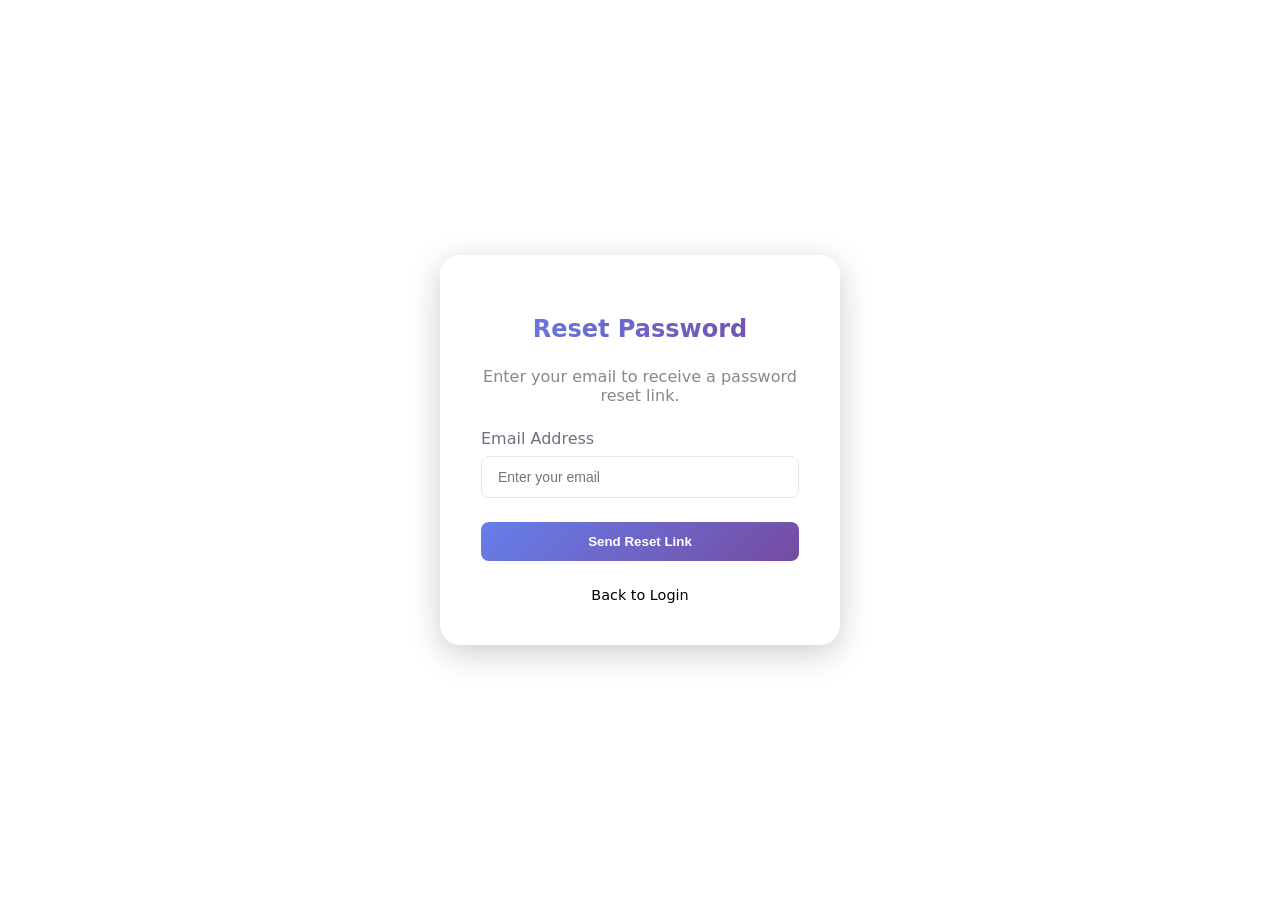
<file: frontend/forgot-password.html>
<!DOCTYPE html>
<html lang="en">

<head>
    <meta charset="UTF-8">
    <meta name="viewport" content="width=device-width, initial-scale=1.0">
    <title>Forgot Password - AnalytixAI</title>
    <link href="https://fonts.googleapis.com/css2?family=Outfit:wght@300;400;500;600;700&display=swap" rel="stylesheet">
    <link rel="stylesheet" href="style.css">
    <style>
        body {
            display: flex;
            justify-content: center;
            align-items: center;
            min-height: 100vh;
            background: var(--bg-color);
            color: var(--text-color);
        }

        .auth-container {
            background: rgba(255, 255, 255, 0.05);
            backdrop-filter: blur(10px);
            border: 1px solid rgba(255, 255, 255, 0.1);
            padding: 2.5rem;
            border-radius: 20px;
            width: 100%;
            max-width: 400px;
            box-shadow: 0 8px 32px rgba(0, 0, 0, 0.2);
        }

        h2 {
            margin-bottom: 1.5rem;
            text-align: center;
            background: linear-gradient(135deg, #667eea 0%, #764ba2 100%);
            -webkit-background-clip: text;
            background-clip: text;
            -webkit-text-fill-color: transparent;
        }

        .form-group {
            margin-bottom: 1.5rem;
        }

        .form-group label {
            display: block;
            margin-bottom: 0.5rem;
            color: var(--text-muted);
        }

        .form-control {
            width: 100%;
            padding: 12px;
            background: rgba(255, 255, 255, 0.05);
            border: 1px solid rgba(255, 255, 255, 0.1);
            border-radius: 8px;
            color: white;
            font-family: inherit;
        }

        .btn-primary {
            width: 100%;
            padding: 12px;
            background: linear-gradient(135deg, #667eea 0%, #764ba2 100%);
            border: none;
            border-radius: 8px;
            color: white;
            font-weight: 600;
            cursor: pointer;
            transition: opacity 0.2s;
        }

        .btn-primary:hover {
            opacity: 0.9;
        }

        .links {
            text-align: center;
            margin-top: 1.5rem;
        }

        .links a {
            color: var(--primary-color);
            text-decoration: none;
            font-size: 0.9rem;
        }

        .message {
            padding: 10px;
            border-radius: 5px;
            margin-bottom: 1rem;
            display: none;
            font-size: 0.9rem;
        }

        .success {
            background: rgba(40, 167, 69, 0.2);
            color: #28a745;
            border: 1px solid #28a745;
        }

        .error {
            background: rgba(220, 53, 69, 0.2);
            color: #dc3545;
            border: 1px solid #dc3545;
        }
    </style>
</head>

<body>
    <div class="auth-container">
        <h2>Reset Password</h2>
        <p style="text-align: center; color: #888; margin-bottom: 1.5rem;">
            Enter your email to receive a password reset link.
        </p>

        <div id="message-box" class="message"></div>

        <form id="forgot-form">
            <div class="form-group">
                <label>Email Address</label>
                <input type="email" id="email" class="form-control" placeholder="Enter your email" required>
            </div>

            <button type="submit" class="btn-primary" id="submit-btn">Send Reset Link</button>
        </form>

        <div class="links">
            <a href="index.html">Back to Login</a>
        </div>
    </div>

    <script>
        const API_BASE_URL = "https://analytixai.onrender.com";

        document.getElementById('forgot-form').addEventListener('submit', async (e) => {
            e.preventDefault();

            const email = document.getElementById('email').value;
            const btn = document.getElementById('submit-btn');
            const msgBox = document.getElementById('message-box');

            btn.disabled = true;
            btn.textContent = "Sending...";
            msgBox.style.display = 'none';

            try {
                const response = await fetch(`${API_BASE_URL}/auth/forgot-password`, {
                    method: 'POST',
                    headers: { 'Content-Type': 'application/json' },
                    body: JSON.stringify({ email })
                });

                const data = await response.json();

                if (response.ok) {
                    msgBox.className = 'message success';
                    msgBox.textContent = data.message;
                    msgBox.style.display = 'block';
                    document.getElementById('forgot-form').reset();
                } else {
                    msgBox.className = 'message error';
                    msgBox.textContent = data.detail || 'Failed to send reset link';
                    msgBox.style.display = 'block';
                }
            } catch (error) {
                msgBox.className = 'message error';
                msgBox.textContent = 'Server error. Please try again later.';
                msgBox.style.display = 'block';
            } finally {
                btn.disabled = false;
                btn.textContent = "Send Reset Link";
            }
        });
    </script>
</body>

</html>
</file>
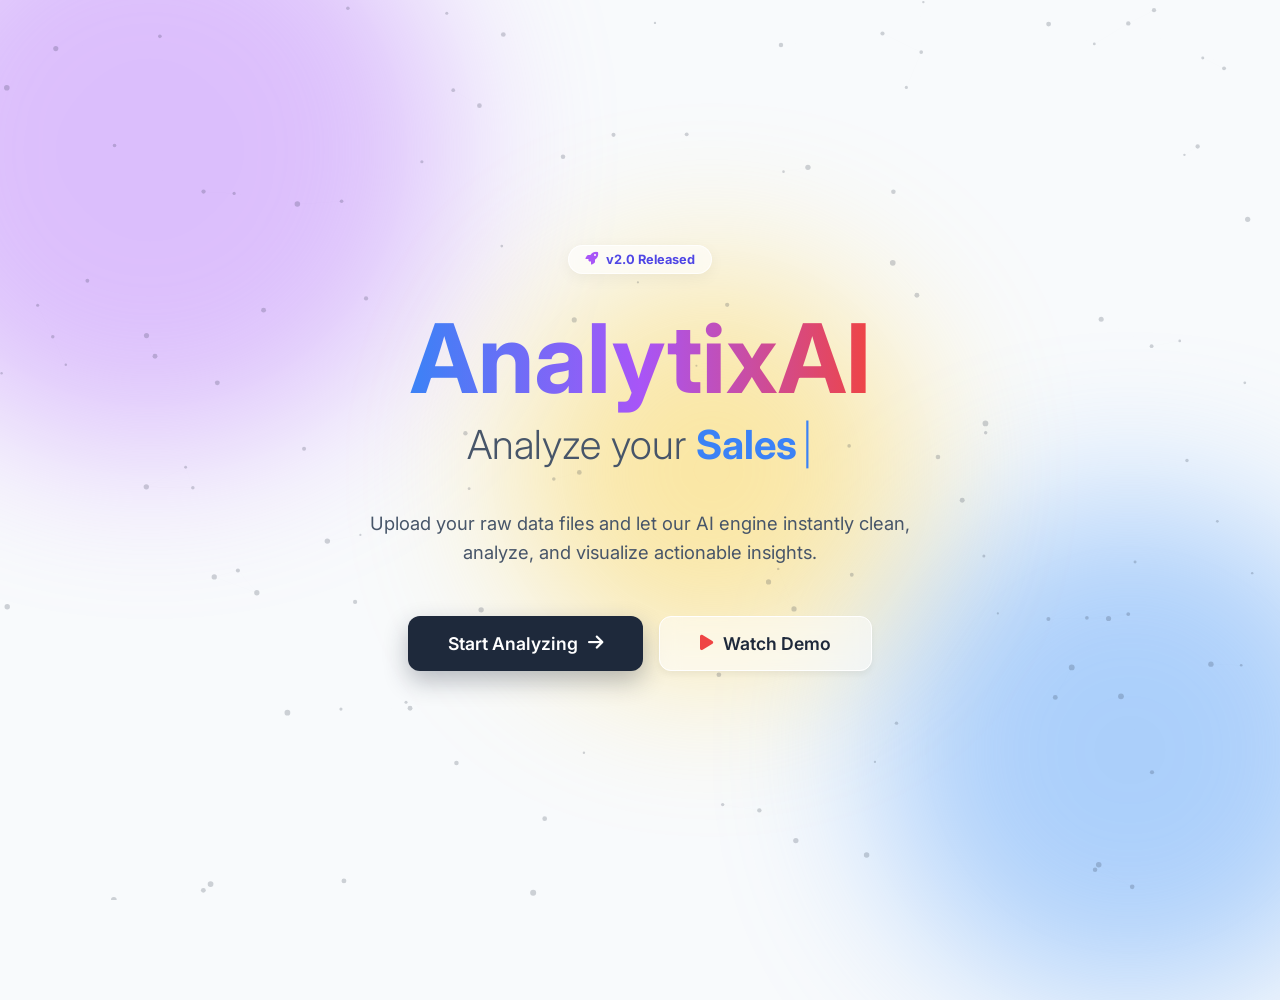
<file: frontend/landing.html>
<!DOCTYPE html>
<html lang="en">

<head>
    <meta charset="UTF-8">
    <meta name="viewport" content="width=device-width, initial-scale=1.0">
    <title>Analytix AI - Platform</title>
    <link href="https://cdnjs.cloudflare.com/ajax/libs/font-awesome/6.0.0/css/all.min.css" rel="stylesheet">
    <link href="https://fonts.googleapis.com/css2?family=Inter:wght@400;500;600;700;800&display=swap" rel="stylesheet">
    <style>
        :root {
            --bg: #f8fafc;
            --text-primary: #1e293b;
            --text-secondary: #475569;
            --primary: #3b82f6;
        }

        * {
            margin: 0;
            padding: 0;
            box-sizing: border-box;
            font-family: 'Inter', system-ui, sans-serif;
        }

        body {
            background-color: var(--bg);
            color: var(--text-primary);
            overflow: hidden;
            height: 100vh;
            display: flex;
            flex-direction: column;
        }

        /* --- BLOB BACKGROUND --- */
        .blob {
            position: absolute;
            border-radius: 50%;
            filter: blur(80px);
            z-index: 0;
            opacity: 0.5;
            animation: float 10s infinite alternate;
        }

        .blob-1 {
            width: 600px;
            height: 600px;
            background: #c084fc;
            top: -150px;
            left: -150px;
        }

        .blob-2 {
            width: 500px;
            height: 500px;
            background: #60a5fa;
            bottom: -100px;
            right: -100px;
            animation-delay: -5s;
        }

        .blob-3 {
            width: 400px;
            height: 400px;
            background: #fcd34d;
            top: 30%;
            left: 40%;
            animation-duration: 15s;
        }

        @keyframes float {
            0% {
                transform: translate(0, 0) scale(1);
            }

            100% {
                transform: translate(30px, 50px) scale(1.1);
            }
        }

        /* Canvas */
        #particles {
            position: absolute;
            top: 0;
            left: 0;
            width: 100%;
            height: 100%;
            z-index: 1;
            pointer-events: none;
        }

        /* Navbar */
        nav {
            position: relative;
            z-index: 10;
            padding: 1.5rem 4rem;
            display: flex;
            justify-content: space-between;
            align-items: center;
        }

        /* Rainbow Logo Style */
        .logo-text {
            background: linear-gradient(to right, #3B82F6, #A855F7, #EF4444, #F59E0B, #3B82F6);
            background-size: 200% auto;
            -webkit-background-clip: text;
            background-clip: text;
            -webkit-text-fill-color: transparent;
            animation: shine 3s linear infinite;
        }

        @keyframes shine {
            to {
                background-position: 200% center;
            }
        }

        .nav-links button {
            background: rgba(255, 255, 255, 0.5);
            border: 1px solid rgba(255, 255, 255, 0.8);
            color: var(--text-primary);
            padding: 0.6rem 1.2rem;
            border-radius: 6px;
            cursor: pointer;
            transition: all 0.2s;
            margin-left: 1rem;
            font-size: 0.95rem;
            font-weight: 600;
            backdrop-filter: blur(5px);
        }

        .nav-links button:hover {
            background: white;
            transform: translateY(-1px);
        }

        .nav-links .btn-primary {
            background: #1e293b;
            color: white;
            border: none;
        }

        .nav-links .btn-primary:hover {
            background: #0f172a;
        }

        /* Hero Content */
        .hero {
            position: relative;
            z-index: 10;
            flex: 1;
            display: flex;
            flex-direction: column;
            justify-content: center;
            align-items: center;
            text-align: center;
            padding: 0 2rem;
            margin-top: -2rem;
        }

        .badge {
            font-size: 0.8rem;
            color: #4f46e5;
            background: rgba(255, 255, 255, 0.6);
            border: 1px solid rgba(255, 255, 255, 0.8);
            box-shadow: 0 4px 15px rgba(0, 0, 0, 0.05);
            backdrop-filter: blur(5px);
            padding: 6px 16px;
            border-radius: 50px;
            margin-bottom: 2rem;
            font-weight: 700;
            display: inline-flex;
            align-items: center;
            gap: 8px;
        }

        /* Typing Effect Styles */
        .typing-cursor::after {
            content: '|';
            animation: blink 1s infinite;
            color: var(--primary);
            margin-left: 5px;
            font-weight: 300;
        }

        @keyframes blink {
            50% {
                opacity: 0;
            }
        }

        p {
            font-size: 1.15rem;
            color: var(--text-secondary);
            max-width: 600px;
            margin-bottom: 3rem;
            line-height: 1.6;
        }

        .cta-group {
            display: flex;
            gap: 1rem;
        }

        .cta-btn {
            padding: 1rem 2.5rem;
            font-size: 1.1rem;
            font-weight: 600;
            border-radius: 12px;
            cursor: pointer;
            transition: all 0.3s;
            border: none;
            display: flex;
            align-items: center;
            gap: 10px;
        }

        .cta-primary {
            background: #1e293b;
            color: white;
            box-shadow: 0 10px 25px rgba(30, 41, 59, 0.3);
        }

        .cta-primary:hover {
            background: #000;
            transform: translateY(-2px);
            box-shadow: 0 15px 35px rgba(0, 0, 0, 0.4);
        }

        .cta-secondary {
            background: rgba(255, 255, 255, 0.5);
            color: var(--text-primary);
            border: 1px solid white;
            backdrop-filter: blur(10px);
            box-shadow: 0 4px 6px rgba(0, 0, 0, 0.05);
        }

        .cta-secondary:hover {
            background: white;
            transform: translateY(-2px);
        }

        .stats-row {
            margin-top: 5rem;
            display: flex;
            gap: 5rem;
            padding-top: 2rem;
            border-top: 1px solid rgba(0, 0, 0, 0.05);
        }

        .stat-item {
            text-align: center;
        }

        .stat-val {
            font-size: 2.5rem;
            font-weight: 800;
            color: var(--text-primary);
            margin-bottom: 5px;
        }

        .stat-label {
            font-size: 0.8rem;
            color: var(--text-secondary);
            text-transform: uppercase;
            letter-spacing: 1px;
            font-weight: 600;
        }

        /* Transition Effect */
        body {
            transition: opacity 0.8s ease-in-out;
            opacity: 1;
        }

        body.fade-out {
            opacity: 0;
        }
    </style>
</head>

<body>

    <div class="blob blob-1"></div>
    <div class="blob blob-2"></div>
    <div class="blob blob-3"></div>
    <canvas id="particles"></canvas>

    <nav>
        <div class="logo"></div>
        <div class="nav-links">
            <!-- Buttons removed for transition effect -->
        </div>
    </nav>

    <div class="hero">
        <div class="badge">
            <i class="fas fa-rocket" style="color: #A855F7;"></i> v2.0 Released
        </div>

        <!-- Main Logo Title (No Icon Box) -->
        <h1 style="font-size: 6rem; margin-bottom: 0.5rem; line-height: 1.1;">
            <span class="logo-text">AnalytixAI</span>
        </h1>

        <!-- Typing Effect Sub-headline -->
        <div style="font-size: 2.5rem; color: var(--text-secondary); margin-bottom: 2.5rem; font-weight: 300;">
            Analyze your <span id="type-text" style="color: #3B82F6; font-weight: 700;">Data</span><span
                class="typing-cursor"></span>
        </div>

        <p>
            Upload your raw data files and let our AI engine instantly clean, analyze, and visualize actionable
            insights.
        </p>

        <div class="cta-group">
            <button class="cta-btn cta-primary" onclick="handleLogin()">
                Start Analyzing <i class="fas fa-arrow-right"></i>
            </button>
            <button class="cta-btn cta-secondary">
                <i class="fas fa-play" style="color: #EF4444;"></i> Watch Demo
            </button>
        </div>
    </div>

    <!-- Login Modal -->
    <div id="login-modal" class="modal-overlay">
        <div class="modal-card">
            <h2 style="margin-bottom: 2rem; color: var(--text-primary);">Welcome Back</h2>
            <div class="input-group">
                <label>Email</label>
                <input type="email" placeholder="user@analytix.ai" value="demo@analytix.ai">
            </div>
            <div class="input-group">
                <label>Password</label>
                <input type="password" placeholder="••••••••" value="password">
            </div>
            <button class="btn-login" onclick="finalizeLogin()">Sign In</button>
        </div>
    </div>

    <!-- Styles for Animation & Modal -->
    <style>
        .logo-header-position {
            position: fixed;
            top: 20px;
            left: 40px;
            font-size: 1.8rem !important;
            margin: 0 !important;
            z-index: 1000;
            transform-origin: left top;
            transition: all 0.8s cubic-bezier(0.68, -0.55, 0.265, 1.55);
        }

        .fade-out-content {
            opacity: 0;
            transform: translateY(20px);
            pointer-events: none;
            transition: all 0.5s ease;
        }

        .modal-overlay {
            position: fixed;
            top: 0;
            left: 0;
            width: 100%;
            height: 100%;
            background: rgba(255, 255, 255, 0.1);
            backdrop-filter: blur(10px);
            z-index: 200;
            display: flex;
            justify-content: center;
            align-items: center;
            opacity: 0;
            pointer-events: none;
            transition: opacity 0.5s ease;
        }

        .modal-overlay.active {
            opacity: 1;
            pointer-events: all;
        }

        .modal-card {
            background: white;
            padding: 3rem;
            border-radius: 20px;
            width: 400px;
            box-shadow: 0 25px 50px -12px rgba(0, 0, 0, 0.15);
            text-align: center;
            transform: scale(0.9);
            transition: transform 0.3s ease;
            border: 1px solid rgba(255, 255, 255, 0.5);
        }

        .modal-overlay.active .modal-card {
            transform: scale(1);
        }

        .input-group {
            text-align: left;
            margin-bottom: 1.5rem;
        }

        .input-group label {
            display: block;
            font-size: 0.9rem;
            font-weight: 600;
            margin-bottom: 0.5rem;
            color: var(--text-secondary);
        }

        .input-group input {
            width: 100%;
            padding: 0.8rem 1rem;
            border-radius: 8px;
            border: 1px solid #e2e8f0;
            background: #f8fafc;
            outline: none;
            transition: all 0.2s;
        }

        .input-group input:focus {
            border-color: var(--primary);
            box-shadow: 0 0 0 3px rgba(59, 130, 246, 0.1);
        }

        .btn-login {
            width: 100%;
            padding: 1rem;
            background: var(--primary);
            color: white;
            border: none;
            border-radius: 10px;
            font-weight: 600;
            font-size: 1rem;
            cursor: pointer;
            transition: background 0.2s;
            box-shadow: 0 4px 6px -1px rgba(59, 130, 246, 0.3);
        }

        .btn-login:hover {
            background: #2563eb;
            transform: translateY(-1px);
        }
    </style>

    <script>
        // --- 1. Particle System ---
        const canvas = document.getElementById('particles');
        const ctx = canvas.getContext('2d');
        let particles = [];

        let mouse = { x: null, y: null, radius: 150 };

        window.addEventListener('mousemove', (event) => {
            mouse.x = event.x;
            mouse.y = event.y;
        });
        window.addEventListener('mouseout', () => { mouse.x = null; mouse.y = null; });

        function resize() { canvas.width = window.innerWidth; canvas.height = window.innerHeight; }
        window.addEventListener('resize', resize);
        resize();

        class Particle {
            constructor() {
                this.x = Math.random() * canvas.width;
                this.y = Math.random() * canvas.height;
                this.vx = (Math.random() - 0.5) * 0.4;
                this.vy = (Math.random() - 0.5) * 0.4;
                this.size = Math.random() * 2 + 1;
                this.color = '#1e293b';
            }
            update() {
                this.x += this.vx; this.y += this.vy;

                // Wall bounce
                if (this.x < 0 || this.x > canvas.width) this.vx *= -1;
                if (this.y < 0 || this.y > canvas.height) this.vy *= -1;

                // Mouse Attraction
                if (mouse.x != null) {
                    let dx = mouse.x - this.x;
                    let dy = mouse.y - this.y;
                    let distance = Math.sqrt(dx * dx + dy * dy);
                    if (distance < mouse.radius) {
                        const forceDirectionX = dx / distance;
                        const forceDirectionY = dy / distance;
                        const force = (mouse.radius - distance) / mouse.radius;
                        const directionX = forceDirectionX * force * 2;
                        const directionY = forceDirectionY * force * 2;
                        this.x += directionX;
                        this.y += directionY;
                    }
                }
            }
            draw() {
                ctx.fillStyle = this.color; ctx.globalAlpha = 0.2;
                ctx.beginPath(); ctx.arc(this.x, this.y, this.size, 0, Math.PI * 2); ctx.fill();
            }
        }

        const particleCount = window.innerWidth > 768 ? 120 : 60;
        for (let i = 0; i < particleCount; i++) particles.push(new Particle());

        function animate() {
            ctx.clearRect(0, 0, canvas.width, canvas.height);
            particles.forEach((p, index) => {
                p.update(); p.draw();

                // Connect particles
                for (let j = index + 1; j < particles.length; j++) {
                    const p2 = particles[j];
                    const dx = p.x - p2.x; const dy = p.y - p2.y;
                    const dist = Math.sqrt(dx * dx + dy * dy);
                    if (dist < 150) {
                        ctx.strokeStyle = `rgba(30, 41, 59, ${0.1 - dist / 1500})`;
                        ctx.lineWidth = 0.5;
                        ctx.beginPath(); ctx.moveTo(p.x, p.y); ctx.lineTo(p2.x, p2.y); ctx.stroke();
                    }
                }

                // Connect to Mouse
                if (mouse.x != null) {
                    let dx = mouse.x - p.x;
                    let dy = mouse.y - p.y;
                    let dist = Math.sqrt(dx * dx + dy * dy);
                    if (dist < mouse.radius) {
                        ctx.strokeStyle = `rgba(59, 130, 246, ${0.2 - dist / mouse.radius})`; // Blue connection
                        ctx.lineWidth = 1;
                        ctx.beginPath(); ctx.moveTo(p.x, p.y); ctx.lineTo(mouse.x, mouse.y); ctx.stroke();
                    }
                }
            });
            requestAnimationFrame(animate);
        }
        animate();

        // --- 2. Typing Effect ---
        const words = ["Sales", "Finance", "Growth", "Customers", "Future"];
        let i = 0;

        function typeWriter() {
            const element = document.getElementById("type-text");
            const word = words[i];
            let current = element.innerText;

            if (current === word) {
                setTimeout(deleteWriter, 2000);
                return;
            }
            element.innerText = word.substring(0, current.length + 1);
            setTimeout(typeWriter, 150);
        }

        function deleteWriter() {
            const element = document.getElementById("type-text");
            let current = element.innerText;

            if (current === "") {
                i = (i + 1) % words.length;
                typeWriter();
                return;
            }
            element.innerText = current.substring(0, current.length - 1);
            setTimeout(deleteWriter, 100);
        }

        setTimeout(typeWriter, 1000);

        function handleLogin() {
            // 1. Animate Logo
            const logo = document.querySelector('h1');
            logo.classList.add('logo-header-position');

            // 2. Fade out Hero Content
            document.querySelector('p').classList.add('fade-out-content');
            document.querySelector('.cta-group').classList.add('fade-out-content');
            document.querySelector('.badge').classList.add('fade-out-content');
            // Remove typing text
            const typingDiv = document.querySelector('div[style*="font-size: 2.5rem"]');
            if (typingDiv) typingDiv.classList.add('fade-out-content');

            // 3. Show Modal
            setTimeout(() => {
                document.getElementById('login-modal').classList.add('active');
            }, 800);
        }

        function finalizeLogin() {
            // Button loading state
            const btn = document.querySelector('.btn-login');
            btn.innerHTML = '<i class="fas fa-circle-notch fa-spin"></i> Signing in...';

            setTimeout(() => {
                document.body.classList.add('fade-out'); // Final fade out
                setTimeout(() => {
                    window.location.href = 'index.html';
                }, 500);
            }, 1000);
        }
    </script>
</body>

</html>
</file>
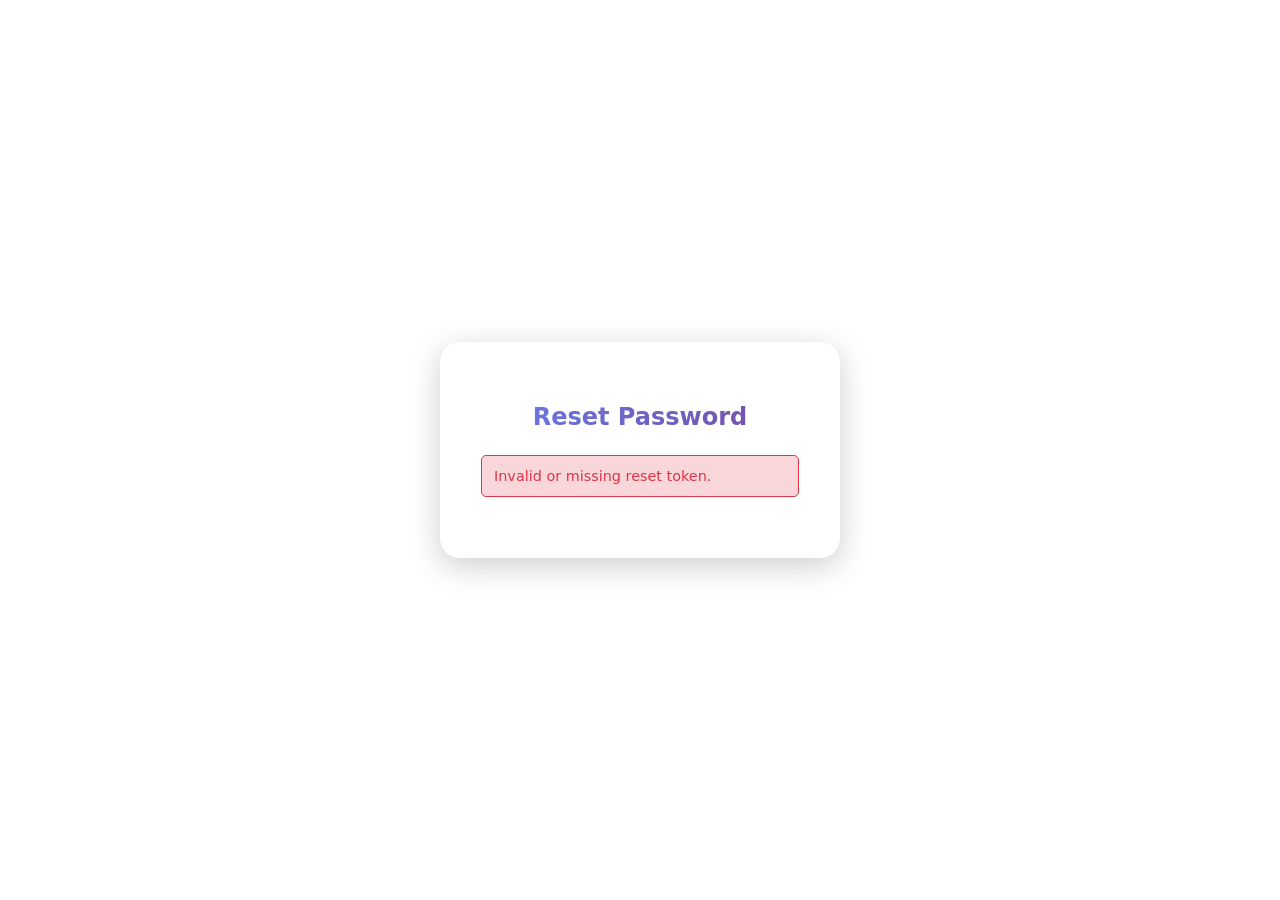
<file: frontend/reset-password.html>
<!DOCTYPE html>
<html lang="en">

<head>
    <meta charset="UTF-8">
    <meta name="viewport" content="width=device-width, initial-scale=1.0">
    <title>Set New Password - AnalytixAI</title>
    <link href="https://fonts.googleapis.com/css2?family=Outfit:wght@300;400;500;600;700&display=swap" rel="stylesheet">
    <link rel="stylesheet" href="style.css">
    <style>
        body {
            display: flex;
            justify-content: center;
            align-items: center;
            min-height: 100vh;
            background: var(--bg-color);
            color: var(--text-color);
        }

        .auth-container {
            background: rgba(255, 255, 255, 0.05);
            backdrop-filter: blur(10px);
            border: 1px solid rgba(255, 255, 255, 0.1);
            padding: 2.5rem;
            border-radius: 20px;
            width: 100%;
            max-width: 400px;
            box-shadow: 0 8px 32px rgba(0, 0, 0, 0.2);
        }

        h2 {
            margin-bottom: 1.5rem;
            text-align: center;
            background: linear-gradient(135deg, #667eea 0%, #764ba2 100%);
            -webkit-background-clip: text;
            background-clip: text;
            -webkit-text-fill-color: transparent;
        }

        .form-group {
            margin-bottom: 1.5rem;
        }

        .form-group label {
            display: block;
            margin-bottom: 0.5rem;
            color: var(--text-muted);
        }

        .form-control {
            width: 100%;
            padding: 12px;
            background: rgba(255, 255, 255, 0.05);
            border: 1px solid rgba(255, 255, 255, 0.1);
            border-radius: 8px;
            color: white;
            font-family: inherit;
        }

        .btn-primary {
            width: 100%;
            padding: 12px;
            background: linear-gradient(135deg, #667eea 0%, #764ba2 100%);
            border: none;
            border-radius: 8px;
            color: white;
            font-weight: 600;
            cursor: pointer;
            transition: opacity 0.2s;
        }

        .btn-primary:hover {
            opacity: 0.9;
        }

        .btn-secondary {
            width: 100%;
            padding: 12px;
            background: rgba(255, 255, 255, 0.1);
            border: 1px solid rgba(255, 255, 255, 0.2);
            border-radius: 8px;
            color: white;
            font-weight: 600;
            cursor: pointer;
            text-decoration: none;
            display: block;
            text-align: center;
            margin-top: 1rem;
        }

        .alert-box {
            padding: 12px;
            margin-bottom: 20px;
            border-radius: 5px;
            display: none;
            font-size: 0.9em;
        }

        .alert-success {
            background-color: rgba(40, 167, 69, 0.2);
            color: #28a745;
            border: 1px solid #28a745;
        }

        .alert-danger {
            background-color: rgba(220, 53, 69, 0.2);
            color: #dc3545;
            border: 1px solid #dc3545;
        }
    </style>
</head>

<body>
    <div class="auth-container">
        <h2>Reset Password</h2>

        <div id="alert-box" class="alert-box"></div>

        <form id="reset-form">
            <input type="hidden" id="token">

            <div class="form-group">
                <label>New Password</label>
                <input type="password" id="password" class="form-control" placeholder="Enter new password" required
                    minlength="8">
            </div>

            <div class="form-group">
                <label>Confirm Password</label>
                <input type="password" id="confirm-password" class="form-control" placeholder="Confirm new password"
                    required>
            </div>

            <button type="submit" class="btn-primary" id="submit-btn">Reset Password</button>
        </form>

        <a href="index.html" class="btn-secondary" style="display: none;" id="login-link">Login Now</a>
    </div>

    <script>
        const API_BASE_URL = "https://analytixai.onrender.com";

        document.addEventListener('DOMContentLoaded', () => {
            const urlParams = new URL(window.location.href).searchParams;
            const token = urlParams.get('token');

            if (!token) {
                showAlert('Invalid or missing reset token.', 'danger');
                document.getElementById('reset-form').style.display = 'none';
                return;
            }

            document.getElementById('token').value = token;
        });

        document.getElementById('reset-form').addEventListener('submit', async (e) => {
            e.preventDefault();

            const password = document.getElementById('password').value;
            const confirm = document.getElementById('confirm-password').value;
            const token = document.getElementById('token').value;

            if (password !== confirm) {
                showAlert('Passwords do not match.', 'danger');
                return;
            }

            if (password.length < 8) {
                showAlert('Password must be at least 8 characters.', 'danger');
                return;
            }

            const btn = document.getElementById('submit-btn');
            btn.disabled = true;
            btn.textContent = "Processing...";

            try {
                const response = await fetch(`${API_BASE_URL}/auth/reset-password`, {
                    method: 'POST',
                    headers: { 'Content-Type': 'application/json' },
                    body: JSON.stringify({ token, new_password: password })
                });

                const data = await response.json();

                if (response.ok) {
                    showAlert(data.message, 'success');
                    document.getElementById('reset-form').style.display = 'none';
                    document.getElementById('login-link').style.display = 'block';
                } else {
                    showAlert(data.detail || 'Reset failed. Token may be expired.', 'danger');
                }
            } catch (error) {
                showAlert('Server error. Please try again later.', 'danger');
            } finally {
                btn.disabled = false;
                if (btn.textContent !== "Processing...") btn.textContent = "Reset Password";
            }
        });

        function showAlert(message, type) {
            const alertBox = document.getElementById('alert-box');
            alertBox.textContent = message;
            alertBox.className = `alert-box alert-${type}`;
            alertBox.style.display = 'block';
        }
    </script>
</body>

</html>
</file>
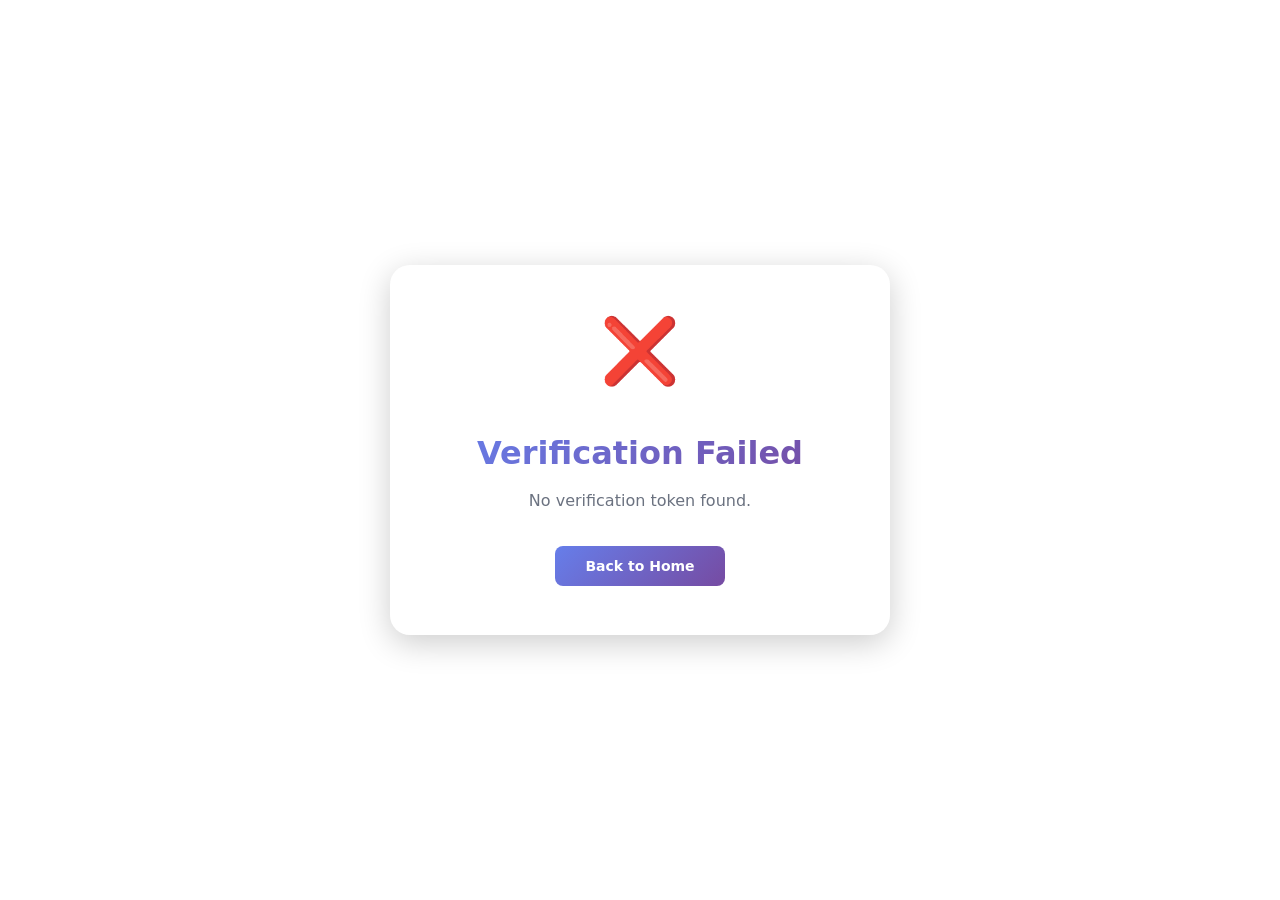
<file: frontend/verify-email.html>
<!DOCTYPE html>
<html lang="en">

<head>
    <meta charset="UTF-8">
    <meta name="viewport" content="width=device-width, initial-scale=1.0">
    <title>Verify Email - AnalytixAI</title>
    <link rel="preconnect" href="https://fonts.googleapis.com">
    <link rel="preconnect" href="https://fonts.gstatic.com" crossorigin>
    <link href="https://fonts.googleapis.com/css2?family=Outfit:wght@300;400;500;600;700&display=swap" rel="stylesheet">
    <link rel="stylesheet" href="style.css">
    <style>
        body {
            display: flex;
            justify-content: center;
            align-items: center;
            min-height: 100vh;
            background: var(--bg-color);
            color: var(--text-color);
        }

        .verification-container {
            background: rgba(255, 255, 255, 0.05);
            backdrop-filter: blur(10px);
            border: 1px solid rgba(255, 255, 255, 0.1);
            padding: 3rem;
            border-radius: 20px;
            text-align: center;
            max-width: 500px;
            width: 90%;
            box-shadow: 0 8px 32px rgba(0, 0, 0, 0.2);
        }

        .status-icon {
            font-size: 4rem;
            margin-bottom: 1.5rem;
            display: inline-block;
        }

        .loading-spinner {
            border: 4px solid rgba(255, 255, 255, 0.1);
            border-left-color: var(--primary-color);
            border-radius: 50%;
            width: 50px;
            height: 50px;
            animation: spin 1s linear infinite;
            margin: 0 auto 1.5rem;
        }

        @keyframes spin {
            to {
                transform: rotate(360deg);
            }
        }

        h1 {
            margin-bottom: 1rem;
            background: linear-gradient(135deg, #667eea 0%, #764ba2 100%);
            -webkit-background-clip: text;
            background-clip: text;
            -webkit-text-fill-color: transparent;
        }

        p {
            color: var(--text-muted);
            margin-bottom: 2rem;
            line-height: 1.6;
        }

        .btn {
            background: linear-gradient(135deg, #667eea 0%, #764ba2 100%);
            color: white;
            border: none;
            padding: 12px 30px;
            border-radius: 8px;
            font-weight: 600;
            cursor: pointer;
            text-decoration: none;
            transition: transform 0.2s, box-shadow 0.2s;
            display: inline-block;
        }

        .btn:hover {
            transform: translateY(-2px);
            box-shadow: 0 5px 15px rgba(102, 126, 234, 0.4);
        }

        .hidden {
            display: none;
        }
    </style>
</head>

<body>
    <div class="verification-container" id="loading-state">
        <div class="loading-spinner"></div>
        <h1>Verifying Email...</h1>
        <p>Please wait while we verify your email address.</p>
    </div>

    <div class="verification-container hidden" id="success-state">
        <div class="status-icon">✅</div>
        <h1>Email Verified!</h1>
        <p>Your email address has been successfully verified. You can now access all features of AnalytixAI.</p>
        <a href="index.html" class="btn">Go to Dashboard</a>
    </div>

    <div class="verification-container hidden" id="error-state">
        <div class="status-icon">❌</div>
        <h1>Verification Failed</h1>
        <p id="error-message">The verification link is invalid or has expired.</p>
        <a href="index.html" class="btn">Back to Home</a>
    </div>

    <script>
        const API_BASE_URL = "https://analytixai.onrender.com";

        document.addEventListener('DOMContentLoaded', async () => {
            // Get token from URL query parameters
            const urlParams = new URLSearchParams(window.location.search);
            const token = urlParams.get('token');

            if (!token) {
                showError('No verification token found.');
                return;
            }

            try {
                const response = await fetch(`${API_BASE_URL}/auth/verify-email/${token}`, {
                    method: 'GET',
                    headers: {
                        'Content-Type': 'application/json'
                    }
                });

                const data = await response.json();

                if (response.ok) {
                    showSuccess();
                    // Update verification status in local storage if user is logged in
                    const user = JSON.parse(localStorage.getItem('analytix_user'));
                    if (user) {
                        user.is_verified = true;
                        localStorage.setItem('analytix_user', JSON.stringify(user));
                    }
                } else {
                    showError(data.detail || 'Verification failed. Please try again.');
                }
            } catch (error) {
                showError('An error occurred. Please try again later.');
                console.error('Verification error:', error);
            }
        });

        function showSuccess() {
            document.getElementById('loading-state').classList.add('hidden');
            document.getElementById('success-state').classList.remove('hidden');
        }

        function showError(message) {
            document.getElementById('loading-state').classList.add('hidden');
            document.getElementById('error-state').classList.remove('hidden');
            document.getElementById('error-message').textContent = message;
        }
    </script>
</body>

</html>
</file>
<file: frontend/style.css>
/* ============================================
   DESIGN SYSTEM & CSS VARIABLES
   ============================================ */
:root {
    /* Colors - Light Theme */
    --primary: #3B82F6;
    --primary-hover: #2563EB;
    --success: #10B981;
    --warning: #F59E0B;
    --danger: #EF4444;
    --info: #06B6D4;

    --purple: #A855F7;
    --orange: #F97316;

    /* Neutrals */
    --white: #FFFFFF;
    --gray-50: #F9FAFB;
    --gray-100: #F3F4F6;
    --gray-200: #E5E7EB;
    --gray-300: #D1D5DB;
    --gray-400: #9CA3AF;
    --gray-500: #6B7280;
    --gray-600: #4B5563;
    --gray-700: #374151;
    --gray-800: #1F2937;
    --gray-900: #111827;

    /* Reference Palette */
    --ref-green: #10B981;
    --ref-purple: #A855F7;
    --ref-blue: #3B82F6;
    --ref-orange: #F59E0B;
    --ref-pink: #F472B6;

    /* Semantic Colors */
    --bg-primary: var(--white);
    --bg-secondary: var(--gray-50);
    --bg-tertiary: var(--gray-100);

    --text-primary: var(--gray-900);
    --text-secondary: var(--gray-600);
    --text-muted: var(--gray-500);

    --border-color: var(--gray-200);
    --divider-color: var(--gray-200);

    /* Sidebar */
    --sidebar-bg: var(--white);
    --sidebar-width: 260px;
    --sidebar-item-hover: var(--gray-50);
    --sidebar-item-active: var(--primary);

    /* Shadows */
    --shadow-sm: 0 1px 2px 0 rgba(0, 0, 0, 0.05);
    --shadow: 0 1px 3px 0 rgba(0, 0, 0, 0.1), 0 1px 2px 0 rgba(0, 0, 0, 0.06);
    --shadow-md: 0 4px 6px -1px rgba(0, 0, 0, 0.1), 0 2px 4px -1px rgba(0, 0, 0, 0.06);
    --shadow-lg: 0 10px 15px -3px rgba(0, 0, 0, 0.1), 0 4px 6px -2px rgba(0, 0, 0, 0.05);
    --shadow-xl: 0 20px 25px -5px rgba(0, 0, 0, 0.1), 0 10px 10px -5px rgba(0, 0, 0, 0.04);

    /* Border Radius */
    --radius-sm: 0.375rem;
    --radius: 0.5rem;
    --radius-md: 0.75rem;
    --radius-lg: 1rem;
    --radius-xl: 1.25rem;
    --radius-full: 9999px;

    /* Spacing */
    --spacing-xs: 0.5rem;
    --spacing-sm: 0.75rem;
    --spacing: 1rem;
    --spacing-md: 1.5rem;
    --spacing-lg: 2rem;
    --spacing-xl: 3rem;

    /* Typography */
    --font-sans: 'Inter', -apple-system, BlinkMacSystemFont, 'Segoe UI', Roboto, sans-serif;
    --font-mono: 'SF Mono', Monaco, 'Cascadia Code', monospace;
}

/* Dark Theme */
[data-theme="dark"] {
    --bg-primary: var(--gray-900);
    --bg-secondary: var(--gray-800);
    --bg-tertiary: var(--gray-700);

    --text-primary: var(--gray-100);
    --text-secondary: var(--gray-400);
    --text-muted: var(--gray-500);

    --border-color: var(--gray-700);
    --divider-color: var(--gray-700);

    --sidebar-bg: var(--gray-900);
    --sidebar-item-hover: var(--gray-800);
}

/* ============================================
   GLOBAL RESET & BASE STYLES
   ============================================ */
/* Global Reset & Box Sizing */
html {
    box-sizing: border-box;
    scroll-behavior: smooth;
}

/* Hide scrollbar for all elements */
* {
    -ms-overflow-style: none;
    /* IE and Edge */
    scrollbar-width: none;
    /* Firefox */
}

*::-webkit-scrollbar {
    display: none;
    /* Chrome, Safari and Opera */
}

*,
*::before,
*::after {
    box-sizing: inherit;
}

body {
    margin: 0;
    padding: 0;
    font-family: 'Inter', system-ui, -apple-system, sans-serif;
    background-color: var(--bg-secondary);
    /* Ensure background is set */
    color: var(--text-primary);
    overflow-x: hidden;
}

/* ============================================
   LAYOUT - SIDEBAR + MAIN CONTENT
   ============================================ */
.sidebar {
    position: fixed;
    left: 0;
    top: 0;
    bottom: 0;
    width: var(--sidebar-width);
    background-color: var(--sidebar-bg);
    border-right: 1px solid var(--border-color);
    display: flex;
    flex-direction: column;
    z-index: 1000;
    transition: transform 0.3s ease;
}

.sidebar-header {
    padding: var(--spacing-md);
    border-bottom: 1px solid var(--divider-color);
}

.logo {
    display: flex;
    align-items: center;
    justify-content: center;
    gap: var(--spacing-sm);
    font-size: 2rem;
    font-weight: 800;
}

.logo-text {
    background: linear-gradient(to right,
            #3B82F6,
            #A855F7,
            #EF4444,
            #F59E0B,
            #3B82F6);
    background-size: 200% auto;
    -webkit-background-clip: text;
    background-clip: text;
    -webkit-text-fill-color: transparent;
    animation: shine 3s linear infinite;
    -webkit-font-smoothing: antialiased;
    -moz-osx-font-smoothing: grayscale;
    transform: translateZ(0);
    /* Force GPU match */
    backface-visibility: hidden;
    will-change: transform;
    /* Hint */
}

@keyframes shine {
    to {
        background-position: 200% center;
    }
}

.logo i {
    color: var(--primary);
    font-size: 1.5rem;
}

/* Sidebar Navigation */
.sidebar-nav {
    flex: 1;
    padding: var(--spacing);
    overflow-y: auto;
}

.nav-item {
    display: flex;
    align-items: center;
    gap: var(--spacing-sm);
    padding: var(--spacing-sm) var(--spacing);
    margin-bottom: var(--spacing-xs);
    border-radius: var(--radius);
    color: var(--text-secondary);
    text-decoration: none;
    font-weight: 500;
    transition: all 0.2s ease;
    cursor: pointer;
}

.nav-item:hover {
    background-color: var(--sidebar-item-hover);
    color: var(--text-primary);
}

.nav-item.active {
    background-color: rgba(59, 130, 246, 0.1);
    color: var(--sidebar-item-active);
}

.nav-item i {
    width: 20px;
    text-align: center;
    font-size: 1.125rem;
}

.nav-divider {
    height: 1px;
    background-color: var(--divider-color);
    margin: var(--spacing) 0;
}

/* Sidebar Footer */
.sidebar-footer {
    padding: var(--spacing);
    border-top: 1px solid var(--divider-color);
}

.user-profile {
    display: flex;
    align-items: center;
    gap: var(--spacing-sm);
    padding: var(--spacing-sm);
    border-radius: var(--radius);
    cursor: pointer;
    transition: background-color 0.2s ease;
}

.user-profile:hover {
    background-color: var(--sidebar-item-hover);
}

.user-avatar {
    width: 40px;
    height: 40px;
    border-radius: var(--radius-full);
    background: linear-gradient(135deg, var(--primary), var(--purple));
    display: flex;
    align-items: center;
    justify-content: center;
    color: white;
}

.user-info {
    flex: 1;
}

.user-name {
    font-weight: 600;
    font-size: 0.875rem;
    color: var(--text-primary);
}

.user-role {
    font-size: 0.75rem;
    color: var(--text-muted);
}

/* ============================================
   MAIN CONTENT AREA
   ============================================ */
.main-content {
    margin-left: var(--sidebar-width);
    min-height: 100vh;
    display: flex;
    flex-direction: column;
}

/* Topbar */
.topbar {
    background-color: var(--bg-primary);
    border-bottom: 1px solid var(--border-color);
    padding: var(--spacing) var(--spacing-md);
    display: flex;
    justify-content: space-between;
    align-items: center;
    position: sticky;
    top: 0;
    z-index: 100;
}

/* ============================================
   LAYOUT TOGGLE (Sidebar vs Top Navigation)
   ============================================ */
body.layout-top-nav .sidebar {
    transform: translateX(-100%);
    width: 0;
    visibility: hidden;
    overflow: hidden;
}

body.layout-top-nav .main-content {
    margin-left: 0;
}

body.layout-top-nav .top-logo {
    display: flex !important;
}

body.layout-top-nav #top-nav-links {
    display: flex !important;
}

body.layout-top-nav .page-title {
    display: none !important;
}

body.layout-top-nav .topbar-left {
    gap: var(--spacing-lg);
}

.top-logo {
    display: none;
    cursor: pointer;
    align-items: center;
}

.top-logo .logo-text {
    font-size: 1.5rem !important;
    font-weight: 800;
}

.top-nav-links {
    display: none;
    align-items: center;
    gap: 2rem;
    position: absolute;
    left: 50%;
    transform: translateX(-50%);
}

.top-nav-item {
    text-decoration: none;
    color: var(--text-secondary);
    font-weight: 600;
    font-size: 0.9375rem;
    padding: 0.5rem 0;
    border-bottom: 2px solid transparent;
    transition: all 0.2s ease;
    white-space: nowrap;
}

.top-nav-item:hover {
    color: var(--primary);
}

.top-nav-item.active {
    color: var(--primary);
    border-bottom-color: var(--primary);
}

.topbar-left {
    display: flex;
    align-items: center;
    gap: var(--spacing);
}

.menu-toggle {
    display: none;
    background: none;
    border: none;
    font-size: 1.25rem;
    color: var(--text-primary);
    cursor: pointer;
    padding: var(--spacing-xs);
}

.page-title {
    font-size: 1.5rem;
    font-weight: 700;
    color: var(--text-primary);
}

.topbar-right {
    display: flex;
    align-items: center;
    gap: var(--spacing);
}

.icon-btn {
    position: relative;
    width: 40px;
    height: 40px;
    border-radius: var(--radius-full);
    background: none;
    border: none;
    color: var(--text-secondary);
    cursor: pointer;
    transition: all 0.2s ease;
    display: flex;
    align-items: center;
    justify-content: center;
}

.icon-btn:hover {
    background-color: var(--bg-tertiary);
    color: var(--text-primary);
}

.icon-btn .badge {
    position: absolute;
    top: 2px;
    right: 2px;
    background-color: var(--danger);
    color: white;
    font-size: 0.625rem;
    padding: 2px 5px;
    border-radius: var(--radius-full);
    font-weight: 600;
}

.user-menu {
    position: relative;
    display: flex;
    align-items: center;
    gap: var(--spacing-sm);
}

.auth-btn {
    padding: 6px 16px;
    border-radius: var(--radius);
    border: 1px solid var(--border-color);
    background-color: var(--bg-primary);
    color: var(--text-primary);
    font-weight: 500;
    cursor: pointer;
    transition: all 0.2s ease;
    white-space: nowrap;
}

.auth-btn:hover {
    background-color: var(--bg-tertiary);
}

.user-menu-btn {
    background: none;
    border: none;
    cursor: pointer;
    padding: 0;
    display: flex;
    align-items: center;
    gap: 0;
}

.user-avatar-small {
    width: 40px;
    height: 40px;
    border-radius: 50%;
    background: linear-gradient(135deg, var(--primary), var(--purple));
    display: flex;
    align-items: center;
    justify-content: center;
    color: white;
    font-size: 1rem;
    box-shadow: var(--shadow-sm);
    transition: transform 0.2s ease, box-shadow 0.2s ease;
}

.user-menu-btn:hover .user-avatar-small {
    transform: scale(1.05);
    box-shadow: var(--shadow);
}

/* Dropdown Menu */
.user-dropdown-menu {
    position: absolute;
    top: 120%;
    /* Slightly lower to clearly separate */
    right: 0;
    width: 280px;
    background-color: var(--bg-primary);
    border: 1px solid var(--border-color);
    border-radius: var(--radius-lg);
    box-shadow: var(--shadow-xl);
    /* Deeper shadow for floating effect */
    display: none;
    flex-direction: column;
    z-index: 1000;
    opacity: 0;
    transform: translateY(-10px);
    transition: opacity 0.2s ease, transform 0.2s cubic-bezier(0.16, 1, 0.3, 1);
}

.user-dropdown-menu.active {
    display: flex;
    opacity: 1;
    transform: translateY(0);
}


.dropdown-header {
    padding: var(--spacing);
    border-bottom: 1px solid var(--divider-color);
}

.dropdown-user-name {
    font-weight: 600;
    color: var(--text-primary);
}

.dropdown-user-email {
    font-size: 0.875rem;
    color: var(--text-muted);
}

.dropdown-item {
    padding: var(--spacing-sm) var(--spacing);
    color: var(--text-secondary);
    text-decoration: none;
    display: flex;
    align-items: center;
    gap: var(--spacing-sm);
    transition: background-color 0.1s ease;
    border: none;
    background: none;
    width: 100%;
    text-align: left;
    font-family: inherit;
    font-size: 0.875rem;
    cursor: pointer;
}

.dropdown-item:hover {
    background-color: var(--bg-secondary);
    color: var(--text-primary);
}

.dropdown-divider {
    height: 1px;
    background-color: var(--divider-color);
    margin: 4px 0;
}

/* ============================================
   CONTENT WRAPPER & TABS
   ============================================ */
.content-wrapper {
    flex: 1;
    padding: var(--spacing-lg);
}

.tab-content {
    display: none;
    animation: fadeIn 0.3s ease;
}

.tab-content.active {
    display: block;
}

@keyframes fadeIn {
    from {
        opacity: 0;
        transform: translateY(10px);
    }

    to {
        opacity: 1;
        transform: translateY(0);
    }
}

/* ============================================
   CARDS
   ============================================ */
.card {
    background-color: var(--bg-primary);
    border-radius: var(--radius-lg);
    box-shadow: var(--shadow);
    margin-bottom: var(--spacing-md);
    overflow: hidden;
    border: 1px solid var(--border-color);
}

.card-header {
    padding: var(--spacing-md);
    border-bottom: 1px solid var(--border-color);
    display: flex;
    justify-content: space-between;
    align-items: center;
}

.card-header h3 {
    font-size: 1.125rem;
    font-weight: 600;
    color: var(--text-primary);
}

.card-body {
    padding: var(--spacing-md);
}

/* Dashboard Grid - Mobile optimization */
.dashboard-grid {
    display: grid;
    grid-template-columns: repeat(auto-fit, minmax(300px, 1fr));
    gap: var(--spacing-md);
}

@media (max-width: 640px) {
    .dashboard-grid {
        grid-template-columns: 1fr;
        /* Stack on mobile */
    }
}

.welcome-card {
    grid-column: 1 / -1;
}

.welcome-card h2 {
    font-size: 1.75rem;
    margin-bottom: var(--spacing-sm);
}

.welcome-card .text-muted {
    margin-bottom: var(--spacing-md);
}

/* Stats Cards */
.stats-card .card-header {
    border: none;
    padding-bottom: 0;
}

.stat-number {
    font-size: 2.5rem;
    font-weight: 700;
    color: var(--text-primary);
    margin: var(--spacing-sm) 0;
}

.stat-label {
    font-size: 0.875rem;
    color: var(--text-muted);
}

/* Domain Grid */
.domain-grid {
    display: grid;
    grid-template-columns: repeat(auto-fit, minmax(250px, 1fr));
    gap: var(--spacing);
}

.domain-card {
    padding: var(--spacing-md);
    border: 2px solid var(--border-color);
    border-radius: var(--radius-lg);
    background: var(--bg-primary);
    cursor: pointer;
    transition: all 0.2s ease;
    text-align: center;
}

.domain-card:hover {
    border-color: var(--primary);
    box-shadow: var(--shadow-md);
    transform: translateY(-2px);
}

.domain-card i {
    font-size: 2.5rem;
    color: var(--primary);
    margin-bottom: var(--spacing);
}

.domain-card h4 {
    font-size: 1.125rem;
    margin-bottom: var(--spacing-xs);
    color: var(--text-primary);
}

.domain-card p {
    font-size: 0.875rem;
    color: var(--text-muted);
}

/* Upload Area */
.upload-area {
    border: 2px dashed var(--border-color);
    border-radius: var(--radius-lg);
    padding: var(--spacing-xl);
    text-align: center;
    cursor: pointer;
    transition: all 0.2s ease;
}

.upload-area:hover,
.upload-area.dragging {
    border-color: var(--primary);
    background-color: var(--bg-secondary);
}

.upload-area i {
    font-size: 3rem;
    color: var(--primary);
    margin-bottom: var(--spacing);
}

.upload-area h3 {
    font-size: 1.25rem;
    margin-bottom: var(--spacing-xs);
}

.upload-area input[type="file"] {
    display: none;
}

.upload-info {
    margin-top: var(--spacing);
    font-size: 0.875rem;
    color: var(--text-muted);
}

/* ============================================
   BUTTONS
   ============================================ */
.btn {
    padding: var(--spacing-sm) var(--spacing-md);
    border-radius: var(--radius);
    border: none;
    font-weight: 500;
    cursor: pointer;
    transition: all 0.2s ease;
    display: inline-flex;
    align-items: center;
    gap: var(--spacing-xs);
    font-size: 0.875rem;
}

.btn-primary {
    background-color: var(--primary);
    color: white;
}

.btn-primary:hover {
    background-color: var(--primary-hover);
}

.btn-outline {
    background-color: transparent;
    border: 1px solid var(--border-color);
    color: var(--text-primary);
}

.btn-outline:hover {
    background-color: var(--bg-tertiary);
}

.btn-text {
    background: none;
    border: none;
    color: var(--primary);
    cursor: pointer;
    font-weight: 500;
    padding: var(--spacing-xs);
}

.btn-text:hover {
    text-decoration: underline;
}

.btn-back {
    display: inline-flex;
    align-items: center;
    gap: 0.5rem;
    background: rgba(59, 130, 246, 0.1);
    border: 1px solid rgba(59, 130, 246, 0.2);
    color: var(--primary);
    padding: 0.5rem 1rem;
    border-radius: 20px;
    font-size: 0.875rem;
    font-weight: 600;
    cursor: pointer;
    transition: all 0.2s ease;
}

.btn-back:hover {
    background: var(--primary);
    color: white;
    transform: translateX(-3px);
    box-shadow: 0 4px 12px rgba(59, 130, 246, 0.2);
}

.btn-back i {
    font-size: 0.75rem;
}

/* ============================================
   EMPTY STATES
   ============================================ */
.empty-state {
    text-align: center;
    padding: var(--spacing-xl);
}










/* ============================================
   CHAT INTERFACE - PREMIUM STYLES
   ============================================ */

/* Chat Card Container - Fills available space */
.chat-card {
    height: calc(100vh - 180px);
    min-height: 500px;
    display: flex;
    flex-direction: column;
    padding: 0;
    /* Remove default card padding */
    border: 1px solid var(--border-color);
    box-shadow: var(--shadow-lg);
    background: var(--bg-primary);
    overflow: hidden;
    /* Ensure children don't overflow corners */
}

/* Custom Body for Chat to manage Flex Layout */
.chat-card .card-body {
    padding: 0;
    display: flex;
    flex-direction: column;
    height: 100%;
}

/* Messages Area */
.chat-container {
    flex: 1;
    overflow-y: auto;
    padding: var(--spacing-md);
    background-color: var(--bg-secondary);
    display: flex;
    flex-direction: column;
    gap: var(--spacing);
    scroll-behavior: smooth;
}

/* Welcome State in Chat */
.chat-welcome {
    display: flex;
    flex-direction: column;
    align-items: center;
    justify-content: center;
    height: 100%;
    color: var(--text-muted);
    text-align: center;
    opacity: 0.7;
}

.chat-welcome i {
    font-size: 4rem;
    margin-bottom: var(--spacing);
    color: var(--primary);
    animation: float 3s ease-in-out infinite;
}

@keyframes float {

    0%,
    100% {
        transform: translateY(0);
    }

    50% {
        transform: translateY(-10px);
    }
}

/* Input Area - Fixed at Bottom */
.chat-input-container {
    padding: var(--spacing);
    background-color: var(--bg-primary);
    border-top: 1px solid var(--border-color);
    display: flex;
    align-items: center;
    gap: var(--spacing-sm);
    box-shadow: 0 -4px 20px rgba(0, 0, 0, 0.02);
    position: relative;
    z-index: 10;
}

.chat-input {
    flex: 1;
    padding: 0.875rem 1.25rem;
    border: 1px solid var(--border-color);
    border-radius: 2rem;
    /* Pill shape */
    background-color: var(--gray-50);
    color: var(--text-primary);
    font-family: var(--font-sans);
    font-size: 0.95rem;
    transition: all 0.2s cubic-bezier(0.16, 1, 0.3, 1);
    box-shadow: inset 0 2px 4px rgba(0, 0, 0, 0.01);
}

.chat-input::placeholder {
    color: var(--text-muted);
}

.chat-input:focus {
    outline: none;
    background-color: var(--bg-primary);
    border-color: var(--primary);
    box-shadow: 0 0 0 4px rgba(59, 130, 246, 0.15);
}

/* Send Button - Modern Circle */
#send-btn {
    width: 48px;
    height: 48px;
    border-radius: 50%;
    border: none;
    padding: 0;
    display: flex;
    align-items: center;
    justify-content: center;
    background: linear-gradient(135deg, var(--primary), var(--primary-hover));
    color: white;
    box-shadow: 0 4px 12px rgba(37, 99, 235, 0.3);
    cursor: pointer;
    transition: all 0.3s cubic-bezier(0.175, 0.885, 0.32, 1.275);
}

#send-btn:hover {
    transform: translateY(-2px) scale(1.05);
    box-shadow: 0 6px 16px rgba(37, 99, 235, 0.4);
}

#send-btn:active {
    transform: translateY(0) scale(0.95);
    box-shadow: 0 2px 6px rgba(37, 99, 235, 0.3);
}

#send-btn i {
    font-size: 1.1rem;
    margin-left: -2px;
    /* Optical center */
    margin-top: 2px;
}

/* Message Bubbles - Modern Look */
.chat-message {
    display: flex;
    gap: var(--spacing);
    margin-bottom: var(--spacing-sm);
    animation: messageSlideIn 0.3s ease-out forwards;
    opacity: 0;
    transform: translateY(10px);
    max-width: 85%;
}

@keyframes messageSlideIn {
    to {
        opacity: 1;
        transform: translateY(0);
    }
}

.chat-message.user-message {
    margin-left: auto;
    /* Push to right */
    flex-direction: row-reverse;
}

.chat-message.assistant-message {
    margin-right: auto;
    /* Push to left */
}

/* Avatars */
.message-avatar {
    width: 36px;
    height: 36px;
    border-radius: 50%;
    display: flex;
    align-items: center;
    justify-content: center;
    flex-shrink: 0;
    box-shadow: var(--shadow-sm);
    font-size: 1rem;
    margin-top: 4px;
    /* Align with top of text */
}

.assistant-message .message-avatar {
    background: linear-gradient(135deg, var(--bg-primary), var(--gray-50));
    border: 1px solid var(--border-color);
    color: var(--primary);
}

.user-message .message-avatar {
    background: linear-gradient(135deg, var(--primary), var(--primary-hover));
    color: white;
    box-shadow: 0 2px 8px rgba(37, 99, 235, 0.3);
}

/* Message Content Bubble */
.message-content {
    padding: 1rem 1.25rem;
    border-radius: 1.25rem;
    font-size: 0.95rem;
    line-height: 1.6;
    position: relative;
    box-shadow: var(--shadow-sm);
    word-wrap: break-word;
}

.assistant-message .message-content {
    background-color: var(--bg-primary);
    border: 1px solid var(--border-color);
    border-top-left-radius: 4px;
    /* Distinctive corner */
    color: var(--text-primary);
}

.user-message .message-content {
    background: linear-gradient(135deg, var(--primary), var(--primary-hover));
    color: white;
    border-top-right-radius: 4px;
    /* Distinctive corner */
    box-shadow: 0 4px 12px rgba(37, 99, 235, 0.2);
}

/* Markdown Styles in Chat */
.message-content h1,
.message-content h2,
.message-content h3 {
    margin-top: 1rem;
    margin-bottom: 0.5rem;
    font-size: 1.1em;
    font-weight: 700;
    line-height: 1.4;
}

.message-content h1:first-child,
.message-content h2:first-child,
.message-content h3:first-child {
    margin-top: 0;
}

.message-content p {
    margin-bottom: 0.75rem;
}

.message-content p:last-child {
    margin-bottom: 0;
}

.message-content ul,
.message-content ol {
    margin-left: 1.5rem;
    margin-top: 0.5rem;
    margin-bottom: 0.75rem;
}

.message-content li {
    margin-bottom: 0.25rem;
}

.message-content strong,
.message-content b {
    font-weight: 700;
}

.message-content code {
    background: rgba(0, 0, 0, 0.08);
    /* Subtle background for inline code */
    padding: 2px 5px;
    border-radius: 4px;
    font-family: var(--font-mono);
    font-size: 0.9em;
    display: inline-block;
    /* Helps with line height */
}

/* Dark mode adjust for inline code */
[data-theme="dark"] .message-content code {
    background: rgba(255, 255, 255, 0.15);
}

.user-message .message-content code {
    background: rgba(255, 255, 255, 0.2);
    /* Lighter bg for user message (blue bg) */
    color: white;
}

.message-content pre {
    background: #1e1e1e;
    color: #e0e0e0;
    padding: 1rem;
    border-radius: 8px;
    margin: 0.75rem 0;
    overflow-x: auto;
    font-family: var(--font-mono);
    box-shadow: inset 0 2px 8px rgba(0, 0, 0, 0.3);
}

.message-content pre code {
    background: transparent;
    padding: 0;
    color: inherit;
    font-size: 0.85em;
    display: block;
    /* Code blocks are block */
}

/* Link styles */
.message-content a {
    color: var(--primary);
    text-decoration: underline;
    font-weight: 500;
}

.user-message .message-content a {
    color: white;
    text-decoration-color: rgba(255, 255, 255, 0.7);
}

.message-content a:hover {
    text-decoration: none;
    opacity: 0.8;
}

/* Table Styles for Markdown */
.message-content table {
    width: 100%;
    margin: 1rem 0;
    border-collapse: collapse;
    font-size: 0.9em;
    overflow: hidden;
    border-radius: 8px;
    box-shadow: 0 0 0 1px var(--border-color);
}

.message-content th,
.message-content td {
    padding: 0.5rem 0.75rem;
    border: 1px solid var(--border-color);
    text-align: left;
}

.message-content th {
    background-color: rgba(0, 0, 0, 0.03);
    font-weight: 600;
}

.user-message .message-content table {
    border-color: rgba(255, 255, 255, 0.2);
}

.user-message .message-content th,
.user-message .message-content td {
    border-color: rgba(255, 255, 255, 0.2);
}

.user-message .message-content th {
    background-color: rgba(255, 255, 255, 0.1);
}

/* Hover effects for actionable items in chat */
.message-content li {
    padding: 2px 0;
    transition: color 0.2s;
}

.assistant-message .message-content li:hover {
    color: var(--primary);
}

/* ============================================
   MODAL
   ============================================ */
.modal {
    display: none;
    position: fixed;
    top: 0;
    left: 0;
    right: 0;
    bottom: 0;
    background-color: rgba(0, 0, 0, 0.5);
    z-index: 9999;
    align-items: center;
    justify-content: center;
}

.modal.active {
    display: flex;
}

.modal-content {
    background-color: var(--bg-primary);
    border-radius: var(--radius-lg);
    width: 90%;
    max-width: 450px;
    box-shadow: var(--shadow-xl);
}

.modal-header {
    padding: var(--spacing-md);
    border-bottom: 1px solid var(--border-color);
    display: flex;
    justify-content: space-between;
    align-items: center;
}

.modal-close {
    background: none;
    border: none;
    font-size: 1.5rem;
    color: var(--text-muted);
    cursor: pointer;
}

.modal-body {
    padding: var(--spacing-md);
}

.form-group {
    margin-bottom: var(--spacing);
}

.form-group label {
    display: block;
    margin-bottom: var(--spacing-xs);
    font-weight: 500;
    color: var(--text-secondary);
}

.form-group input {
    width: 100%;
    padding: var(--spacing-sm) var(--spacing);
    border: 1px solid var(--border-color);
    border-radius: var(--radius);
    font-family: var(--font-sans);
    font-size: 0.875rem;
}

.form-group input:focus {
    outline: none;
    border-color: var(--primary);
}

.btn-block {
    width: 100%;
    justify-content: center;
}

.auth-switch {
    margin-top: var(--spacing-md);
    text-align: center;
    font-size: 0.875rem;
}

/* ============================================
   UTILITY CLASSES
   ============================================ */
.text-muted {
    color: var(--text-muted);
}

.text-primary {
    color: var(--primary);
}

.text-success {
    color: var(--success);
}

.text-warning {
    color: var(--warning);
}

.text-danger {
    color: var(--danger);
}

.page-header {
    margin-bottom: var(--spacing-lg);
}

.page-header h2 {
    font-size: 1.875rem;
    font-weight: 700;
    margin-bottom: var(--spacing-xs);
}

/* ============================================
   DASHBOARD REFERENCE LAYOUT (ADDITIONS)
   ============================================ */
.dashboard-grid.ref-layout {
    display: grid;
    grid-template-columns: 2fr 1fr 1fr;
    gap: var(--spacing-md);
    grid-template-rows: auto;
}

@media (max-width: 1200px) {
    .dashboard-grid.ref-layout {
        grid-template-columns: 1fr 1fr;
    }
}

@media (max-width: 768px) {
    .dashboard-grid.ref-layout {
        grid-template-columns: 1fr;
    }

    .sidebar {
        transform: translateX(-100%);
    }

    .sidebar.active {
        transform: translateX(0);
    }

    .main-content {
        margin-left: 0;
    }

    .menu-toggle {
        display: block;
    }

    .dashboard-grid {
        grid-template-columns: 1fr;
    }

    .domain-grid {
        grid-template-columns: 1fr;
    }
}

/* Card Specifics */
.card.wide-card {
    grid-column: span 1;
}

.card.tall-card {
    grid-column: span 1;
    grid-row: span 1;
}

.card.full-width-card {
    grid-column: 1 / -1;
}

/* Chart Containers */
.chart-container-sm {
    height: 180px;
    width: 100%;
}

.chart-container-lg {
    height: 300px;
    width: 100%;
}

.donut-container {
    position: relative;
    height: 180px;
    width: 180px;
    margin: 0 auto;
}

.donut-center {
    position: absolute;
    top: 50%;
    left: 50%;
    transform: translate(-50%, -50%);
    text-align: center;
}

.big-number {
    font-size: 2rem;
    font-weight: 800;
    color: var(--text-primary);
    line-height: 1;
}

.small-text {
    font-size: 0.7rem;
    color: var(--text-muted);
}

/* Legend */
.chart-legend {
    display: flex;
    gap: var(--spacing);
    margin-top: var(--spacing);
    justify-content: center;
}

.legend-item {
    display: flex;
    align-items: center;
    gap: 5px;
    font-size: 0.8rem;
    color: var(--text-secondary);
}

.dot {
    width: 10px;
    height: 10px;
    border-radius: 50%;
}

.dot-sm {
    width: 8px;
    height: 8px;
    border-radius: 50%;
}

.dot.green {
    background-color: var(--ref-green);
}

.dot.purple {
    background-color: var(--ref-purple);
}

.dot.blue {
    background-color: var(--ref-blue);
}

.dot.orange {
    background-color: var(--ref-orange);
}

.dot.pink {
    background-color: var(--ref-pink);
}

/* Stats List */
.stats-list-container {
    width: 100%;
    margin-top: var(--spacing-md);
}

.stat-row {
    display: flex;
    align-items: center;
    justify-content: space-between;
    padding: var(--spacing-xs) 0;
    font-size: 0.875rem;
    border-bottom: 1px dashed var(--divider-color);
}

.stat-row:last-child {
    border-bottom: none;
}

.stat-row .date {
    color: var(--text-secondary);
    flex: 1;
    margin-left: var(--spacing-sm);
}

.stat-row .val {
    font-weight: 600;
}

/* User List */
.user-list {
    display: flex;
    flex-direction: column;
    gap: var(--spacing);
}

.user-item {
    display: flex;
    align-items: center;
    gap: var(--spacing-sm);
    padding-bottom: var(--spacing-xs);
    border-bottom: 1px solid var(--gray-100);
}

.user-item:last-child {
    border-bottom: none;
}

.avatar-circle {
    width: 40px;
    height: 40px;
    border-radius: 50%;
    background-size: cover;
    background-position: center;
    background-color: var(--gray-200);
}

.user-details {
    flex: 1;
}

.user-details h4 {
    font-size: 0.9rem;
    font-weight: 600;
    margin-bottom: 2px;
}

.user-details p {
    font-size: 0.75rem;
    color: var(--text-muted);
    white-space: nowrap;
    overflow: hidden;
    text-overflow: ellipsis;
    max-width: 120px;
}

/* Badges */
.status-badge {
    font-size: 0.75rem;
    padding: 2px 8px;
    border-radius: 12px;
    font-weight: 600;
}

.status-badge.active {
    background-color: rgba(16, 185, 129, 0.1);
    color: var(--ref-green);
}

.time-badge {
    font-size: 0.8rem;
    font-weight: 600;
}

.time-badge.warning {
    color: var(--ref-orange);
}

.time-badge.danger {
    color: var(--ref-pink);
}

/* Settings Styles */
.settings-grid {
    display: grid;
    gap: var(--spacing-md);
    max-width: 800px;
    margin: 0 auto;
}

.profile-header {
    display: flex;
    align-items: center;
    gap: var(--spacing-md);
    margin-bottom: var(--spacing-lg);
}

.profile-avatar-large {
    width: 80px;
    height: 80px;
    border-radius: 50%;
    background: linear-gradient(135deg, var(--primary), var(--purple));
    display: flex;
    align-items: center;
    justify-content: center;
    color: white;
    font-size: 2rem;
    position: relative;
}

.edit-avatar-btn {
    position: absolute;
    bottom: 0;
    right: 0;
    width: 28px;
    height: 28px;
    border-radius: 50%;
    background-color: var(--bg-primary);
    border: 1px solid var(--border-color);
    color: var(--text-secondary);
    cursor: pointer;
    display: flex;
    align-items: center;
    justify-content: center;
    box-shadow: var(--shadow-sm);
}

.settings-form .form-row {
    display: grid;
    grid-template-columns: 1fr 1fr;
    gap: var(--spacing-md);
}

.settings-form textarea {
    width: 100%;
    padding: var(--spacing-sm) var(--spacing);
    border: 1px solid var(--border-color);
    border-radius: var(--radius);
    font-family: var(--font-sans);
    font-size: 0.875rem;
    resize: vertical;
}

.setting-item {
    display: flex;
    align-items: center;
    justify-content: space-between;
    padding: var(--spacing-sm) 0;
}

.switch {
    position: relative;
    display: inline-block;
    width: 48px;
    height: 24px;
}

.switch input {
    opacity: 0;
    width: 0;
    height: 0;
}

.slider {
    position: absolute;
    cursor: pointer;
    top: 0;
    left: 0;
    right: 0;
    bottom: 0;
    background-color: var(--gray-300);
    transition: .4s;
    border-radius: 24px;
}

.slider:before {
    position: absolute;
    content: "";
    height: 18px;
    width: 18px;
    left: 3px;
    bottom: 3px;
    background-color: white;
    transition: .4s;
    border-radius: 50%;
}

input:checked+.slider {
    background-color: var(--primary);
}

input:checked+.slider:before {
    transform: translateX(24px);
}

.divider {
    height: 1px;
    background-color: var(--divider-color);
    margin: var(--spacing-sm) 0;
}

/* ============================================
   HISTORY TABLE & BADGES
   ============================================ */
.table-responsive {
    width: 100%;
    overflow-x: auto;
}

.history-table {
    width: 100%;
    border-collapse: collapse;
    text-align: left;
}

.history-table th {
    padding: 1rem;
    font-size: 0.75rem;
    text-transform: uppercase;
    letter-spacing: 0.05em;
    color: var(--text-muted);
    border-bottom: 1px solid var(--border-color);
}

.history-table td {
    padding: 1rem;
    border-bottom: 1px solid var(--border-color);
    font-size: 0.875rem;
    color: var(--text-secondary);
}

.history-table tr:last-child td {
    border-bottom: none;
}

.badge-domain {
    padding: 0.25rem 0.625rem;
    border-radius: var(--radius-full);
    font-size: 0.75rem;
    font-weight: 600;
    text-transform: capitalize;
    background: rgba(59, 130, 246, 0.1);
    color: var(--primary);
}

.btn-view {
    padding: 0.5rem 1rem;
    border-radius: var(--radius);
    background: var(--bg-secondary);
    border: 1px solid var(--border-color);
    color: var(--text-primary);
    font-size: 0.75rem;
    font-weight: 600;
    cursor: pointer;
    transition: all 0.2s;
}

.btn-view:hover {
    background: var(--primary);
    color: white;
    border-color: var(--primary);
}

/* ============================================
   ML & FIELD INSIGHTS UI
   ============================================ */
.border-glow {
    border: 1px solid var(--primary) !important;
    box-shadow: 0 0 15px rgba(59, 130, 246, 0.2) !important;
}

.ml-summary-box {
    background: rgba(59, 130, 246, 0.05);
    padding: 1.25rem;
    border-radius: var(--radius);
    margin-bottom: var(--spacing-md);
    border-left: 4px solid var(--primary);
}

.ml-summary {
    font-size: 1.1rem;
    font-weight: 600;
    color: var(--text-primary);
}

.drivers-grid {
    display: grid;
    grid-template-columns: repeat(auto-fit, minmax(200px, 1fr));
    gap: var(--spacing-md);
}

.driver-item {
    background: var(--bg-secondary);
    padding: var(--spacing);
    border-radius: var(--radius);
}

.driver-label {
    display: block;
    font-size: 0.75rem;
    text-transform: uppercase;
    color: var(--text-muted);
    margin-bottom: 0.5rem;
}

.progress-bar {
    height: 8px;
    background: var(--gray-200);
    border-radius: 4px;
    overflow: hidden;
    margin-bottom: 0.5rem;
}

.progress-fill {
    height: 100%;
    background: linear-gradient(to right, var(--primary), var(--purple));
    border-radius: 4px;
}

.driver-score {
    font-weight: 700;
    color: var(--primary);
    font-size: 0.875rem;
}

.insight-list {
    list-style: none;
    padding: 0;
}

.insight-list li {
    padding: 0.75rem 0;
    border-bottom: 1px solid var(--border-color);
}

.insight-list li:last-child {
    border-bottom: none;
}

.tag-cloud {
    display: flex;
    flex-wrap: wrap;
    gap: 0.5rem;
    margin-top: 0.5rem;
}

.tag {
    background: var(--bg-secondary);
    padding: 0.25rem 0.75rem;
    border-radius: 20px;
    font-size: 0.75rem;
    color: var(--text-secondary);
}

.charts-grid-field {
    display: grid;
    grid-template-columns: repeat(auto-fit, minmax(300px, 1fr));
    gap: var(--spacing-lg);
}

.field-chart-item h4 {
    margin-bottom: 1rem;
    text-align: center;
    color: var(--text-muted);
    font-size: 0.875rem;
}

.img-fluid {
    width: 100%;
    height: auto;
}

/* ============================================
   PREMIUM & PAYWALL UI
   ============================================ */
.ml-locked {
    position: relative;
    overflow: hidden;
}

.ml-locked i.fa-lock {
    color: var(--primary) !important;
    animation: pulse-lock 2s infinite;
}

@keyframes pulse-lock {
    0% {
        transform: scale(1);
        opacity: 0.8;
    }

    50% {
        transform: scale(1.1);
        opacity: 1;
    }

    100% {
        transform: scale(1);
        opacity: 0.8;
    }
}

.ml-locked .card-body {
    background: linear-gradient(135deg, var(--bg-card), var(--bg-secondary));
}

.price-tag {
    background: var(--bg-secondary);
    padding: 1rem;
    border-radius: var(--radius);
    text-align: center;
    border: 1px dashed var(--primary);
}

.badge-success {
    background: rgba(34, 197, 94, 0.1);
    color: #22c55e;
    padding: 0.25rem 0.75rem;
    border-radius: 20px;
    font-size: 0.75rem;
    font-weight: 600;
}

/* ============================================
   DYNAMIC CHARTS GRID LAYOUT (USER REQUEST)
   ============================================ */

.charts-grid-field {
    display: grid;
    grid-template-columns: 1fr 1fr;
    /* Strictly 2 columns */
    gap: var(--spacing-md);
    width: 100%;
    align-items: start;
}

@media (max-width: 768px) {
    .charts-grid-field {
        grid-template-columns: 1fr;
        /* Stack on mobile */
    }
}

/* CASE 1: Single Chart - "Don't go too big" */
.charts-grid-field>.field-chart-item:only-child {
    grid-column: 1 / -1;
    max-width: 650px;
    margin: 0 auto;
    width: 100%;
}

/* CASE 2: Exactly Two Charts - "Equal Size" */
@media (min-width: 1024px) {

    /* Using :has selector to detect exactly 2 children */
    .charts-grid-field:has(> .field-chart-item:nth-last-child(2):first-child) {
        grid-template-columns: 1fr 1fr;
        /* Equal split */
    }
}

.field-chart-item {
    background: var(--bg-primary);
    border: 1px solid var(--border-color);
    /* Added border */
    border-radius: var(--radius-lg);
    box-shadow: var(--shadow-sm);
    padding: var(--spacing-sm);
    transition: transform 0.2s ease;
}

.field-chart-item:hover {
    transform: translateY(-2px);
    box-shadow: var(--shadow-md);
}

.field-chart-item h4 {
    text-align: center;
    margin-bottom: var(--spacing-md);
    font-size: 0.9rem;
    color: var(--text-muted);
    letter-spacing: 0.5px;
    font-weight: 600;
}

.field-chart-item img {
    width: 100%;
    height: auto;
    border-radius: var(--radius);
    display: block;
}

/* ============================================
   CHART CONTROLS (TYPE SWITCHER)
   ============================================ */

.chart-header-row {
    display: flex;
    justify-content: space-between;
    align-items: center;
    margin-bottom: var(--spacing-sm);
    padding: 0 var(--spacing-xs);
    position: relative;
}

.chart-header-row h4 {
    margin: 0;
    text-align: left;
    font-size: 0.85rem;
    flex: 1;
}

.chart-controls {
    position: relative;
}

.chart-btn {
    background: none;
    border: none;
    color: var(--text-muted);
    cursor: pointer;
    padding: 4px 8px;
    border-radius: 4px;
    transition: all 0.2s;
}

.chart-btn:hover {
    background-color: var(--bg-tertiary);
    color: var(--primary);
}

.chart-dropdown {
    position: absolute;
    top: 100%;
    right: 0;
    width: 140px;
    background: var(--bg-primary);
    border: 1px solid var(--border-color);
    border-radius: 8px;
    box-shadow: var(--shadow-lg);
    z-index: 100;
    display: none;
    flex-direction: column;
    overflow: hidden;
    padding: 4px 0;
}

.chart-dropdown.active {
    display: flex;
    animation: fadeIn 0.2s ease;
}

.chart-dropdown-item {
    padding: 8px 12px;
    font-size: 0.8rem;
    color: var(--text-secondary);
    background: none;
    border: none;
    text-align: left;
    cursor: pointer;
    display: flex;
    align-items: center;
    gap: 8px;
    transition: background 0.1s;
    width: 100%;
}

.chart-dropdown-item:hover {
    background-color: var(--bg-secondary);
    color: var(--primary);
}

.chart-dropdown-item i {
    width: 16px;
    text-align: center;
}

/* Premium Upgrade Card Glow */
#premium-upgrade-card {
    box-shadow: 0 0 20px rgba(168, 85, 247, 0.3);
    border: 1px solid rgba(168, 85, 247, 0.4);
    transition: transform 0.3s ease, box-shadow 0.3s ease;
}

#premium-upgrade-card:hover {
    transform: translateY(-5px);
    box-shadow: 0 0 30px rgba(168, 85, 247, 0.5);
}

/* Toast Notifications */
.toast-container {
    position: fixed;
    bottom: 24px;
    right: 24px;
    z-index: 10000;
    display: flex;
    flex-direction: column;
    gap: 12px;
    pointer-events: none;
}

.toast {
    pointer-events: auto;
    min-width: 280px;
    background: var(--bg-primary);
    color: var(--text-primary);
    padding: 12px 20px;
    border-radius: 12px;
    box-shadow: 0 10px 15px -3px rgba(0, 0, 0, 0.1), 0 4px 6px -2px rgba(0, 0, 0, 0.05);
    display: flex;
    align-items: center;
    gap: 12px;
    border-left: 4px solid var(--primary);
    transform: translateX(120%);
    transition: all 0.4s cubic-bezier(0.175, 0.885, 0.32, 1.275);
    opacity: 0;
}

.toast.show {
    transform: translateX(0);
    opacity: 1;
}

.toast-success {
    border-left-color: var(--success);
}

.toast-error {
    border-left-color: var(--danger);
}

.toast-info {
    border-left-color: var(--info);
}

.toast-warning {
    border-left-color: var(--warning);
}

.toast-icon {
    font-size: 1.25rem;
}

.toast-message {
    font-size: 0.95rem;
    font-weight: 500;
}
/* ML Locked Card with Blur Effect */
.ml-locked .card-body {
    position: relative;
    overflow: hidden;
}

.ml-locked-content {
    position: relative;
    z-index: 2;
    background: rgba(255, 255, 255, 0.4);
    backdrop-filter: blur(12px);
    -webkit-backdrop-filter: blur(12px);
    border-radius: var(--radius);
    padding: 3rem 2rem;
    display: flex;
    flex-direction: column;
    align-items: center;
    justify-content: center;
    text-align: center;
    border: 1px solid rgba(255, 255, 255, 0.3);
    box-shadow: 0 8px 32px 0 rgba(31, 38, 135, 0.05);
}

[data-theme='dark'] .ml-locked-content {
    background: rgba(0, 0, 0, 0.3);
    border: 1px solid rgba(255, 255, 255, 0.05);
}

.ml-locked-bg {
    position: absolute;
    top: 0;
    left: 0;
    width: 100%;
    height: 100%;
    background-image: linear-gradient(135deg, var(--primary) 0%, var(--purple) 100%);
    opacity: 0.1;
    z-index: 0;
    filter: blur(40px);
}

.ml-locked h4 {
    font-weight: 700;
    margin-bottom: 0.75rem;
}

.ml-locked i.fa-lock {
    background: linear-gradient(135deg, var(--primary), var(--purple));
    -webkit-background-clip: text;
    background-clip: text;
    -webkit-text-fill-color: transparent;
    filter: drop-shadow(0 4px 6px rgba(59, 130, 246, 0.3));
}
</file>
